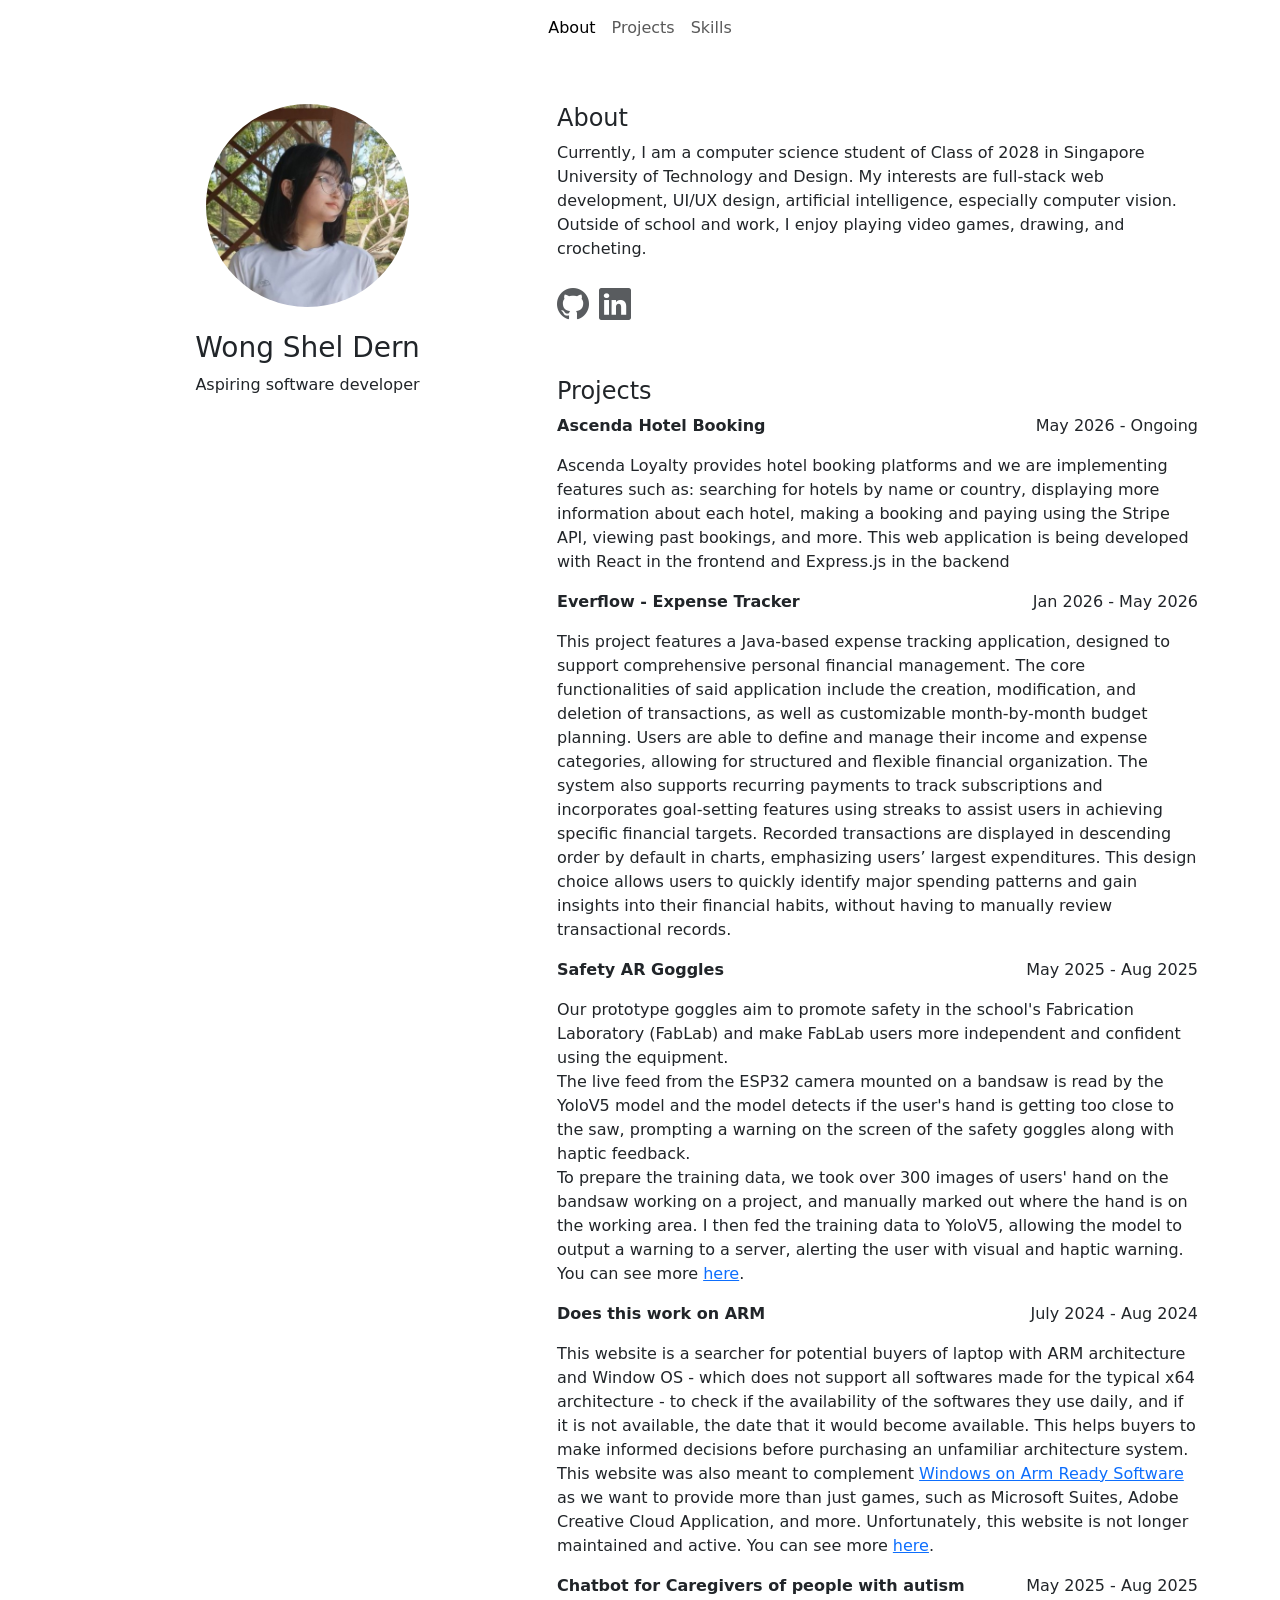
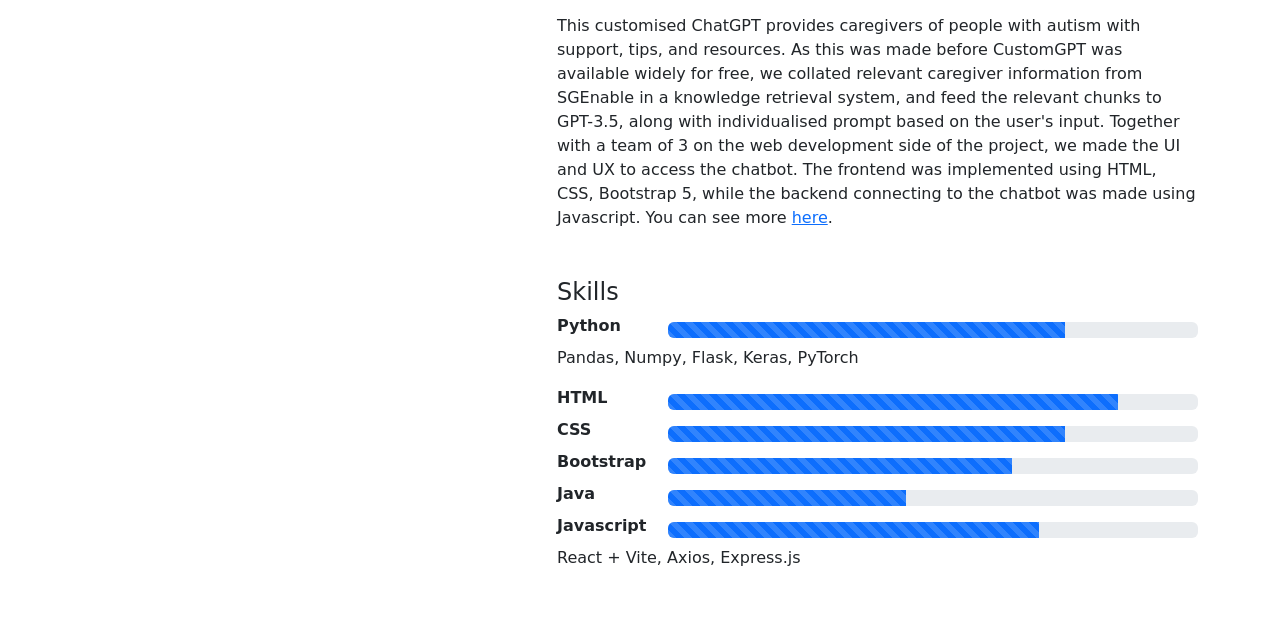
<file: index.html>
<!doctype html>
<html lang="en">

<head>
    <meta charset="utf-8">
    <meta name="viewport" content="width=device-width, initial-scale=1">
    <title>Shel Dern's portfolio</title>
    <link href="https://cdn.jsdelivr.net/npm/bootstrap@5.3.8/dist/css/bootstrap.min.css" rel="stylesheet"
        integrity="sha384-sRIl4kxILFvY47J16cr9ZwB07vP4J8+LH7qKQnuqkuIAvNWLzeN8tE5YBujZqJLB" crossorigin="anonymous">
    <link rel="stylesheet" href="https://cdn.jsdelivr.net/npm/bootstrap-icons@1.13.1/font/bootstrap-icons.min.css">
    <link href="main.css" rel="stylesheet">
</head>

<body class="container">
    <nav class="navbar navbar-expand-lg">
        <div class="container-fluid">
            <button class="navbar-toggler" type="button" data-bs-toggle="collapse" data-bs-target="#navbarNavAltMarkup"
                aria-controls="navbarNavAltMarkup" aria-expanded="false" aria-label="Toggle navigation">
                <span class="navbar-toggler-icon"></span>
            </button>
            <div class="collapse navbar-collapse justify-content-center" id="navbarNavAltMarkup">
                <div class="navbar-nav">
                    <a class="nav-link active" aria-current="page" href="#About">About</a>
                    <a class="nav-link" href="#Projects">Projects</a>
                    <a class="nav-link" href="#Skills">Skills</a>
                </div>
            </div>
        </div>
    </nav>
    <div class="row mt-5">
        <div class="col-lg-5 col-sm-12 text-center">
            <img src="image/port_pic.jpg" class="rounded-circle" id="profile-pic" />
            <h3 class="pt-4">Wong Shel Dern</h3>
            <p>Aspiring software developer</p>
        </div>
        <div class="col-lg-7 col-sm-12">
            <div class="mb-5" id="About">
                <h4 class="h4">About</h4>
                <p>
                    Currently, I am a computer science student of Class of 2028 in Singapore University of Technology
                    and Design.
                    My interests are full-stack web development, UI/UX design, artificial intelligence, especially
                    computer vision.
                    Outside of school and work, I enjoy playing video games, drawing, and crocheting.
                <div class="pt-1 fs-2">
                    <a class="text-muted" href="https://github.com/shellelelel" target="_blank"><i
                            class="bi bi-github"></i></a>
                    <a class="text-muted" href="https://www.linkedin.com/in/shel-dern-wong" target="_blank"><i
                            class="bi bi-linkedin"></i></a>
                </div>
                </p>
            </div>
            <div class="mb-5" id="Projects">
                <h4 class="h4">Projects</h4>
                <div class="d-flex justify-content-between">
                    <p class="fw-bold mb-0" data-bs-toggle="modal" data-bs-target="#hotelModal"
                        style="cursor: pointer;">
                        Ascenda Hotel Booking
                    </p>
                    <p>May 2026 - Ongoing</p>
                </div>
                <p>
                    Ascenda Loyalty provides hotel booking platforms and we are implementing features such as:
                    searching for hotels by name or country,
                    displaying more information about each hotel,
                    making a booking and paying using the Stripe API,
                    viewing past bookings, and more. This web application is being developed with React in the frontend
                    and Express.js in the backend
                </p>
                <div class="d-flex justify-content-between">
                    <p class="fw-bold mb-0" data-bs-toggle="modal" data-bs-target="#everflowModal"
                        style="cursor: pointer;">
                        Everflow - Expense Tracker
                    </p>
                    <p>Jan 2026 - May 2026</p>
                </div>
                <p>
                    This project features a Java-based expense tracking application, designed to support comprehensive
                    personal financial management. The core functionalities of said application include the creation,
                    modification, and deletion of transactions, as well as customizable month-by-month budget planning.
                    Users are able to define and manage their income and expense categories, allowing for structured and
                    flexible financial organization. The system also supports recurring payments to track subscriptions
                    and incorporates goal-setting features using streaks to assist users in achieving specific financial
                    targets.
                    Recorded transactions are displayed in descending order by default in charts, emphasizing users’
                    largest expenditures. This design choice allows users to quickly identify major spending patterns
                    and gain insights into their financial habits, without having to manually review transactional
                    records.
                </p>
                <div class="d-flex justify-content-between">
                    <p class="fw-bold mb-0" data-bs-toggle="modal" data-bs-target="#gogglesModal"
                        style="cursor: pointer;">
                        Safety AR Goggles
                    </p>
                    <p>May 2025 - Aug 2025</p>
                </div>
                <p>
                    Our prototype goggles aim to promote safety in the school's Fabrication Laboratory (FabLab) and
                    make FabLab users more independent and confident using the equipment. <br>
                    The live feed from the ESP32 camera mounted on a bandsaw is read by the YoloV5 model and the model
                    detects if the user's hand
                    is getting too close to the saw, prompting a warning on the screen of the safety goggles along with
                    haptic feedback. <br>
                    To prepare the training data, we took over 300 images of users' hand on the bandsaw working on a
                    project,
                    and manually marked out where the hand is on the working area. I then fed the training data
                    to YoloV5, allowing the model to output a warning to a server, alerting the user with visual and
                    haptic warning.
                    You can see more <a href="https://github.com/shellelelel/DTI-2025/tree/model/yolov5">here</a>.

                </p>
                <div class="d-flex justify-content-between">
                    <p class="fw-bold mb-0" data-bs-toggle="modal" data-bs-target="#armModal" style="cursor: pointer;">
                        Does this work on ARM
                    </p>
                    <p>July 2024 - Aug 2024</p>
                </div>
                <p>
                    This website is a searcher for potential buyers of laptop with ARM architecture and Window OS -
                    which does not support all softwares made for the typical x64 architecture - to check
                    if the availability of the softwares they use daily, and if it is not available, the date that it
                    would become available. This helps buyers to make informed decisions before
                    purchasing an unfamiliar architecture system. This website was also meant to complement <a
                        href="https://www.worksonwoa.com/en/games/">Windows on Arm Ready Software</a>
                    as we want to provide more than just games, such as Microsoft Suites, Adobe Creative Cloud
                    Application, and more. Unfortunately, this website is not longer maintained and active.
                    You can see more <a href="https://github.com/shellelelel/windowsarmchecker-frontend.git">here</a>.
                </p>
                <div class="d-flex justify-content-between">
                    <p class="fw-bold mb-0" data-bs-toggle="modal" data-bs-target="#chatbotModal">
                        Chatbot for Caregivers of people with autism
                    </p>
                    <p>May 2025 - Aug 2025</p>
                </div>
                <p>
                    This customised ChatGPT provides caregivers of people with autism with support, tips, and resources.
                    As this was made before CustomGPT was available widely for free, we
                    collated relevant caregiver information from SGEnable in a knowledge retrieval system, and feed the
                    relevant chunks to GPT-3.5, along with individualised prompt based on the user's
                    input. Together with a team of 3 on the web development side of the project, we made the UI and UX
                    to access the chatbot. The frontend was implemented using HTML, CSS, Bootstrap 5,
                    while the backend connecting to the chatbot was made using Javascript.
                    You can see more <a href="https://github.com/shellelelel/fyp-group-3A61" target="_blank">here</a>.
                </p>
            </div>
            <div class="mb-5" id="Skills">
                <h4>Skills</h4>
                <div class="row mb-sm-2">
                    <p class="fw-bold col-sm-12 col-lg-2 m-sm-0">Python</p>
                    <div class="col-lg-10 col-sm-12 pt-lg-2">
                        <div class="progress " role="progressbar" aria-label="Basic example" aria-valuenow="75"
                            aria-valuemin="0" aria-valuemax="100">
                            <div class="progress-bar progress-bar-striped progress-bar-animated" style="width: 75%">
                            </div>
                        </div>
                    </div>
                </div>
                <p>Pandas, Numpy, Flask, Keras, PyTorch</p>
                <div class="row mb-sm-2">
                    <p class="fw-bold col-sm-12 col-lg-2 m-sm-0">HTML</p>
                    <div class="col-lg-10 col-sm-12 pt-lg-2">
                        <div class="progress " role="progressbar" aria-label="Basic example" aria-valuenow="85"
                            aria-valuemin="0" aria-valuemax="100">
                            <div class="progress-bar progress-bar-striped progress-bar-animated" style="width: 85%">
                            </div>
                        </div>
                    </div>
                </div>
                <div class="row mb-sm-2">
                    <p class="fw-bold col-sm-12 col-lg-2 m-sm-0">CSS</p>
                    <div class="col-lg-10 col-sm-12 pt-lg-2">
                        <div class="progress " role="progressbar" aria-label="Basic example" aria-valuenow="75"
                            aria-valuemin="0" aria-valuemax="100">
                            <div class="progress-bar progress-bar-striped progress-bar-animated" style="width: 75%">
                            </div>
                        </div>
                    </div>
                </div>
                <div class="row mb-sm-2">
                    <p class="fw-bold col-sm-12 col-lg-2 m-sm-0">Bootstrap</p>
                    <div class="col-lg-10 col-sm-12 pt-lg-2">
                        <div class="progress " role="progressbar" aria-label="Basic example" aria-valuenow="65"
                            aria-valuemin="0" aria-valuemax="100">
                            <div class="progress-bar progress-bar-striped progress-bar-animated" style="width: 65%">
                            </div>
                        </div>
                    </div>
                </div>
                <div class="row mb-sm-2">
                    <p class="fw-bold col-sm-12 col-lg-2 m-sm-0">Java</p>
                    <div class="col-lg-10 col-sm-12 pt-lg-2">
                        <div class="progress " role="progressbar" aria-label="Basic example" aria-valuenow="45"
                            aria-valuemin="0" aria-valuemax="100">
                            <div class="progress-bar progress-bar-striped progress-bar-animated" style="width: 45%">
                            </div>
                        </div>
                    </div>
                </div>
                <div class="row mb-sm-2">
                    <p class="fw-bold col-sm-12 col-lg-2 m-sm-0">Javascript</p>
                    <div class="col-lg-10 col-sm-12 pt-lg-2">
                        <div class="progress " role="progressbar" aria-label="Basic example" aria-valuenow="70"
                            aria-valuemin="0" aria-valuemax="100">
                            <div class="progress-bar progress-bar-striped progress-bar-animated" style="width: 70%">
                            </div>
                        </div>
                    </div>
                </div>
                <p>React + Vite, Axios, Express.js</p>

            </div>
        </div>
    </div>

    <div class="modal modal-xl" id="gogglesModal" tabindex="-1" aria-labelledby="gogglesModalLabel" aria-hidden="true">
        <div class="modal-dialog modal-dialog-scrollable">
            <div class="modal-content">
                <div class="modal-header">
                    <p class="modal-title">Safety AR Goggles</p>
                    <button type="button" class="btn-close" data-bs-dismiss="modal" aria-label="Close"></button>
                </div>
                <div class="modal-body">
                    <h3>Problem Statement</h3>
                    <p>How can we make the Fabrication Laboratory safer and more independent for users to operate
                        equipment?</p>
                    <div id="dtiCarousel" class="carousel slide carousel-dark">
                        <div class="carousel-inner">
                            <div class="carousel-item active">
                                <img src="image/dti/dticriticalimg.png" class="d-block w-100"
                                    alt="Critical image of the Safety Goggles">
                            </div>
                            <div class="carousel-item">
                                <img src="image/dti/dti.png" class="d-block w-100" alt="Overview of project">
                            </div>
                            <div class="carousel-item">
                                <img src="image/dti/dti_irl.jpg" class="d-block w-100"
                                    alt="Our project showcased in the school's library">
                            </div>
                        </div>
                        <button class="carousel-control-prev" type="button" data-bs-target="#dtiCarousel"
                            data-bs-slide="prev">
                            <span class="carousel-control-prev-icon" aria-hidden="true"></span>
                            <span class="visually-hidden">Previous</span>
                        </button>
                        <button class="carousel-control-next" type="button" data-bs-target="#dtiCarousel"
                            data-bs-slide="next">
                            <span class="carousel-control-next-icon" aria-hidden="true"></span>
                            <span class="visually-hidden">Next</span>
                        </button>
                    </div>
                    <h3>Project Background</h3>
                    <p>This project was developed to promote safety in the school's Fabrication Laboratory (FabLab) and
                        make FabLab users more independent and confident using the equipment.
                        The prototype goggles utilize computer vision to detect hazardous situations in real-time and
                        alert users immediately.</p>
                    <h3>Tech Stack</h3>
                    <p>Hardware: ESP32 camera</p>
                    <p>Machine Learning: YoloV5 for object detection</p>
                    <p>Alert System: Visual and haptic feedback</p>
                    <h3>How It Works</h3>
                    <p>The live feed from the ESP32 camera mounted on a bandsaw is read by the YoloV5 model. The model
                        detects if the user's hand
                        is getting too close to the saw, prompting a warning on the screen of the safety goggles along
                        with haptic feedback behind the ears.</p>
                    <h3>Development Process</h3>
                    <ul>
                        <li>Collected over 300 images of users' hands on the bandsaw working on projects</li>
                        <li>Manually annotated images to mark hand locations on the working area</li>
                        <li>Trained YoloV5 model with the annotated dataset</li>
                        <li>Integrated model output with server to alert users with visual and haptic warnings</li>
                    </ul>
                    <p>You can see more <a href="https://github.com/shellelelel/DTI-2025/tree/model/yolov5"
                            target="_blank">here</a>.</p>
                </div>
            </div>
        </div>
    </div>

    <div class="modal modal-xl" id="armModal" tabindex="-1" aria-labelledby="armModalLabel" aria-hidden="true">
        <div class="modal-dialog modal-dialog-scrollable">
            <div class="modal-content">
                <div class="modal-header">
                    <p class="modal-title" id="armModalLabel">Does this work on ARM</p>
                    <button type="button" class="btn-close" data-bs-dismiss="modal" aria-label="Close"></button>
                </div>
                <div class="modal-body">
                    <h3>Problem Statement</h3>
                    <p>How can buyers of ARM-based Windows laptops determine software compatibility before making a
                        purchase?</p>
                    <h3>Project Background</h3>
                    <p>This website is a searcher for potential buyers of laptops with ARM architecture and Windows OS.
                        ARM-based Windows devices don't support all software made for the typical x64 architecture,
                        which can be a significant barrier to adoption. This tool helps buyers check the availability of
                        the software they use daily and find out when unavailable software will become available.</p>
                    <h3>Purpose</h3>
                    <p>This project was designed to complement <a href="https://www.worksonwoa.com/en/games/"
                            target="_blank">Windows on Arm Ready Software</a>. While that site had initially focused
                        primarily on games,
                        this project aimed to provide more comprehensive coverage including Microsoft Suites, Adobe
                        Creative Cloud applications, and more.</p>
                    <h3>Tech Stack</h3>
                    <p>Frontend: HTML, CSS, JavaScript</p>
                    <p>Backend: Python to read the Excel sheet containing list of applications</p>
                    <h3>Status</h3>
                    <p>Currently, this website's development has ceased as the original site has expanded to showcase
                        more software categories.
                        However, it served as a valuable resource during the early adoption phase of ARM-based Windows
                        laptops.</p>
                    <p>You can see more <a href="https://github.com/shellelelel/windowsarmchecker-frontend.git"
                            target="_blank">here</a>.</p>
                </div>
            </div>
        </div>
    </div>

    <div class="modal modal-xl" id="hotelModal" tabindex="-1" aria-labelledby="hotelModalLabel" aria-hidden="true">
        <div class="modal-dialog modal-dialog-scrollable">
            <div class="modal-content">
                <div class="modal-header">
                    <p class="modal-title" id="hotelModalLabel">Ascenda Hotel Booking</p>
                    <button type="button" class="btn-close" data-bs-dismiss="modal" aria-label="Close"></button>
                </div>
                <div class="modal-body">
                    <h3>Problem Statement</h3>
                    <p>How can Ascenda Loyalty provide a fast and intuitive hotel booking experience with search,
                        booking, and payment features?</p>
                    <h3>Project Background</h3>
                    <p>This project is part of the Ascenda Loyalty platform. It allows users to search for hotels, view
                        details, make bookings, and pay with Stripe. The goal is to create a full-featured hotel booking
                        web application that supports hotel discovery and reservation management.</p>
                    <h3>Features</h3>
                    <ul>
                        <li>Search for hotels by name or country</li>
                        <li>Display hotel details and available room options</li>
                        <li>Book hotels and complete payments using Stripe</li>
                        <li>View past bookings and manage reservations</li>
                    </ul>
                    <h3>Tech Stack</h3>
                    <p>Frontend: React with Vite</p>
                    <p>Backend: Express.js</p>
                    <p>Payments: Stripe API</p>
                    <h3>Status</h3>
                    <p>The application is currently under development and continues to receive new features that improve
                        hotel search, booking flow, and payment handling.</p>
                </div>
            </div>
        </div>
    </div>

    <div class="modal modal-xl" id="everflowModal" tabindex="-1" aria-labelledby="everflowModalLabel" aria-hidden="true">
        <div class="modal-dialog modal-dialog-scrollable">
            <div class="modal-content">
                <div class="modal-header">
                    <p class="modal-title" id="everflowModalLabel">Everflow - Expense Tracker</p>
                    <button type="button" class="btn-close" data-bs-dismiss="modal" aria-label="Close"></button>
                </div>
                <div class="modal-body">
                    <h3>Problem Statement</h3>
                    <p>How can users better understand and manage their personal finances with intuitive transaction tracking and budget planning?</p>
                    <div id="everflowCarousel" class="carousel slide carousel-dark">
                        <div class="carousel-inner">
                            <div class="carousel-item active">
                                <img src="image/infosys/infosysposter.png" class="d-block w-100"
                                    alt="Everflow Poster">
                            </div>
                            <div class="carousel-item">
                                <img src="image/infosys/homepage.png" class="d-block w-100" alt="Homepage">
                            </div>
                            <div class="carousel-item">
                                <img src="image/infosys/addtrans.png" class="d-block w-100"
                                    alt="Add Transaction">
                            </div>
                            <div class="carousel-item">
                                <img src="image/infosys/charts.png" class="d-block w-100"
                                    alt="Charts and Analytics">
                            </div>
                            <div class="carousel-item">
                                <img src="image/infosys/budget.png" class="d-block w-100"
                                    alt="Budget Planning">
                            </div>
                            <div class="carousel-item">
                                <img src="image/infosys/Category.png" class="d-block w-100"
                                    alt="Category Management">
                            </div>
                            <div class="carousel-item">
                                <img src="image/infosys/recur.png" class="d-block w-100"
                                    alt="Recurring Payments">
                            </div>
                            <div class="carousel-item">
                                <img src="image/infosys/streaks.png" class="d-block w-100"
                                    alt="Goal Streaks">
                            </div>
                            <div class="carousel-item">
                                <img src="image/infosys/search.png" class="d-block w-100"
                                    alt="Search Feature">
                            </div>
                        </div>
                        <button class="carousel-control-prev" type="button" data-bs-target="#everflowCarousel"
                            data-bs-slide="prev">
                            <span class="carousel-control-prev-icon" aria-hidden="true"></span>
                            <span class="visually-hidden">Previous</span>
                        </button>
                        <button class="carousel-control-next" type="button" data-bs-target="#everflowCarousel"
                            data-bs-slide="next">
                            <span class="carousel-control-next-icon" aria-hidden="true"></span>
                            <span class="visually-hidden">Next</span>
                        </button>
                    </div>
                    <h3>Project Background</h3>
                    <p>Everflow is a comprehensive Java-based expense tracking application designed to support personal financial management. The application empowers users to take control of their finances through intuitive transaction management and flexible budget planning.</p>
                    <h3>Key Features</h3>
                    <ul>
                        <li>Create, modify, and delete transactions with ease</li>
                        <li>Customizable month-by-month budget planning</li>
                        <li>Define and manage income and expense categories</li>
                        <li>Recurring payment tracking for subscriptions</li>
                        <li>Goal-setting features with streak tracking</li>
                        <li>Visual charts displaying expenses in descending order to highlight spending patterns</li>
                    </ul>
                    <h3>Tech Stack</h3>
                    <p>This application was developed with pure Java, XML, and an external chart library. As the primary goal of this project is to learn Java, common Android application development frameworks were not used.</p>
                    <h3>Design Philosophy</h3>
                    <p>Recorded transactions are displayed in descending order by default in charts, emphasizing users' largest expenditures. This design choice allows users to quickly identify major spending patterns and gain insights into their financial habits without having to manually review transactional records.</p>
                </div>
            </div>
        </div>
    </div>

    <div class="modal modal-xl" id="chatbotModal" tabindex="-1" aria-labelledby="gogglesModalLabel" aria-hidden="true">
        <div class="modal-dialog modal-dialog-scrollable">
            <div class="modal-content">
                <div class="modal-header">
                    <p class="modal-title">Chatbot for Caregivers of people with autism</p>
                    <button type="button" class="btn-close" data-bs-dismiss="modal" aria-label="Close"></button>
                </div>
                <div class="modal-body">
                    <h3>Problem Statement</h3>
                    <p>How can we provide caregivers of people with disability with a one-stop centre for information on
                        caring for themselves and their patient or kin?</p>
                    <img src="image/chatbotui.png" class="demo-pic" />
                    <h3>Project Background</h3>
                    <p>For my final year project in polytechnic, my group collaborated with SG Enable to create a
                        chatbot to assist caregivers of individuals with autism<br>
                        Despite its name, all is welcomed to use the chatbot to learn more about providing care to
                        people with autism or demystify autism. The main goal of
                        this chatbot is to help caregivers retrieve information needed for their patient quickly.
                        Without this chatbot, caregivers have to navigate the Enabling Guide by SG Enable,
                        which is comprehensive but can be troublesome to navigate if the user did not know where to look
                    </p>
                    <h3>Tech Stack</h3>
                    <p>Frontend: Vanilla JS, HTML, CSS, Bootstrap 5</p>
                    <p>Backend: Express.js</p>
                    <p>Chatbot: Python</p>
                    <h3>More about the project</h3>
                    <p>Beyond the chatting interface, the website includes:</p>
                    <ul>
                        <li>Calendar for task tracking for busy caretakers</li>
                        <li>Collection of user saved chatbot responses</li>
                        <li>Speech to text for input</li>
                        <li>Rating of responses + feedback channel</li>
                        <li>Editing of query + pagination of response versions</li>
                    </ul>
                </div>
            </div>
        </div>
    </div>

    <script src="https://cdn.jsdelivr.net/npm/bootstrap@5.3.8/dist/js/bootstrap.min.js"
        integrity="sha384-G/EV+4j2dNv+tEPo3++6LCgdCROaejBqfUeNjuKAiuXbjrxilcCdDz6ZAVfHWe1Y"
        crossorigin="anonymous"></script>
</body>

</html>
</file>
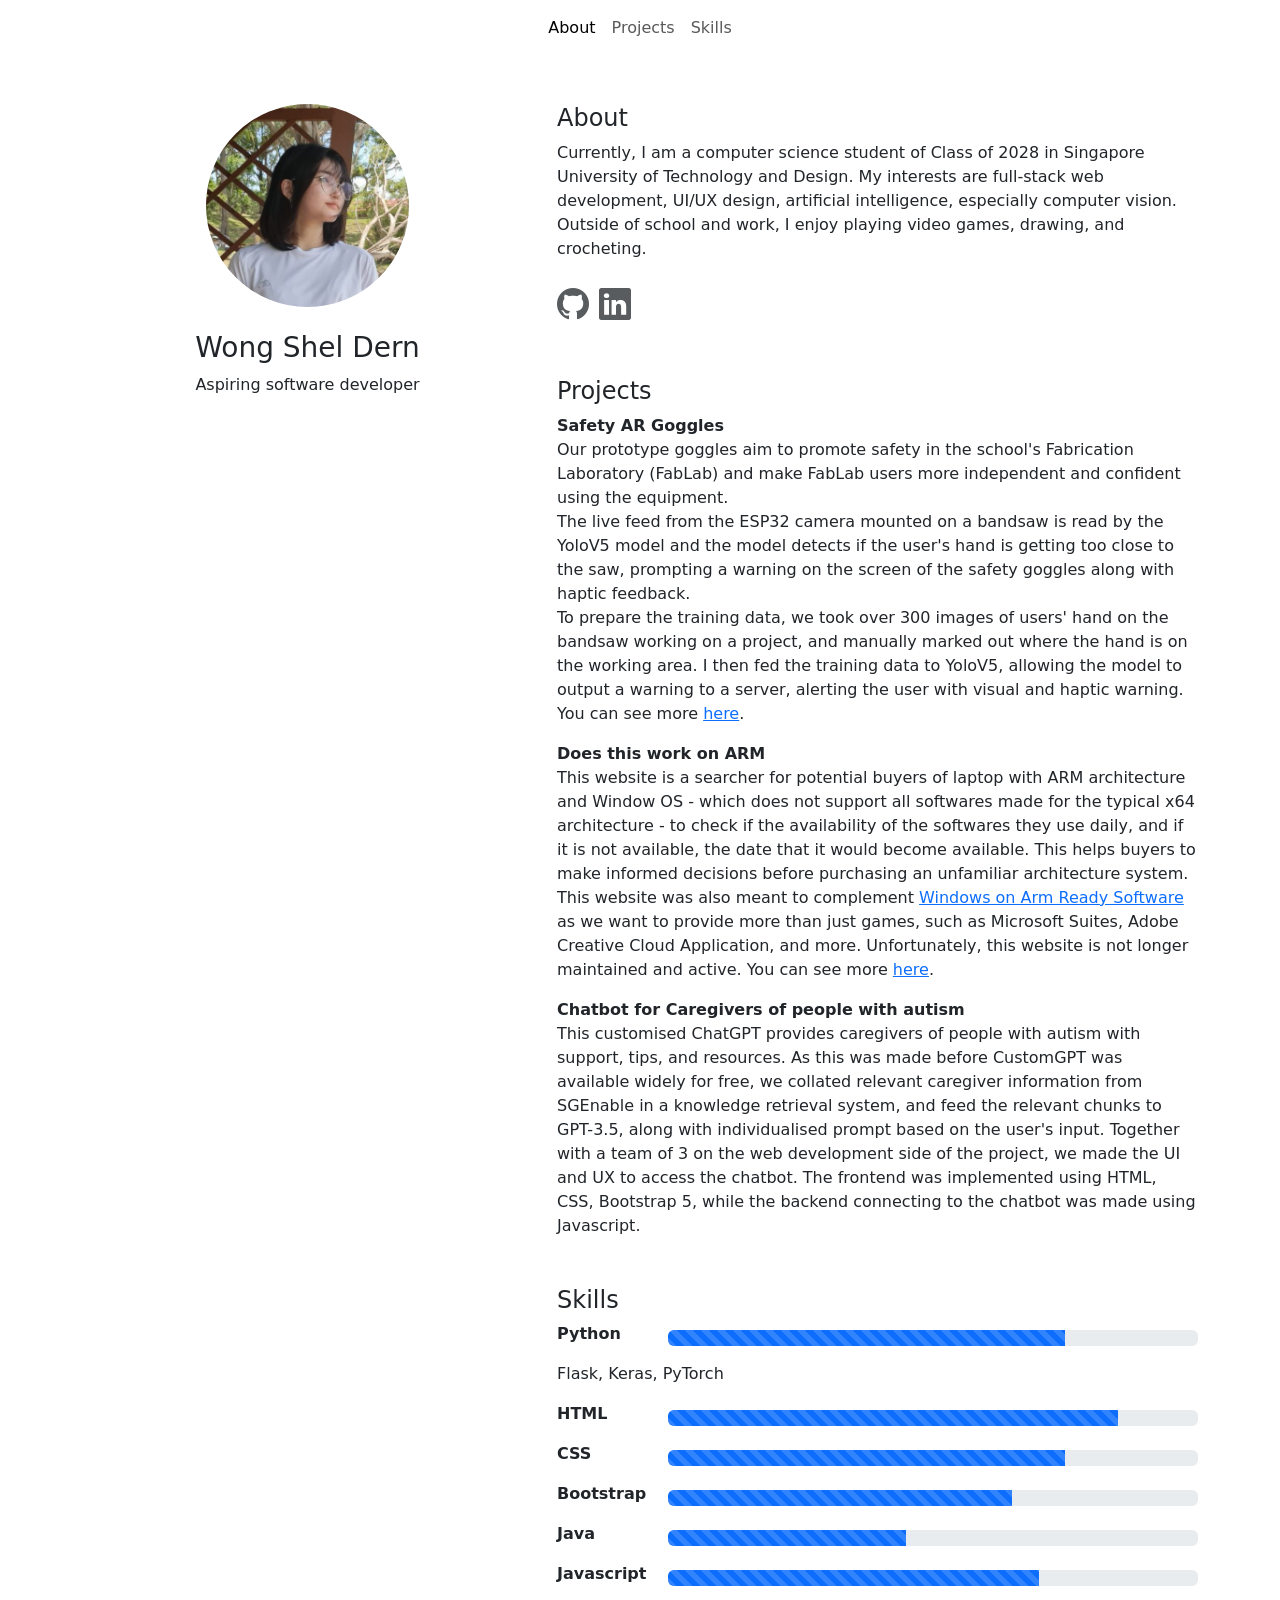
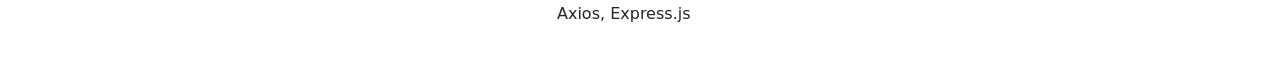
<file: main/index.html>
<!doctype html>
<html lang="en">
  <head>
    <meta charset="utf-8">
    <meta name="viewport" content="width=device-width, initial-scale=1">
    <title>Shel Dern's portfolio</title>
    <link href="https://cdn.jsdelivr.net/npm/bootstrap@5.3.8/dist/css/bootstrap.min.css" rel="stylesheet" integrity="sha384-sRIl4kxILFvY47J16cr9ZwB07vP4J8+LH7qKQnuqkuIAvNWLzeN8tE5YBujZqJLB" crossorigin="anonymous">
    <link rel="stylesheet" href="https://cdn.jsdelivr.net/npm/bootstrap-icons@1.13.1/font/bootstrap-icons.min.css">
    <link href="main.css" rel="stylesheet">
</head>
  <body class="container">
    <nav class="navbar navbar-expand-lg">
        <div class="container-fluid">
            <button class="navbar-toggler" type="button" data-bs-toggle="collapse" data-bs-target="#navbarNavAltMarkup" aria-controls="navbarNavAltMarkup" aria-expanded="false" aria-label="Toggle navigation">
                <span class="navbar-toggler-icon"></span>
            </button>
            <div class="collapse navbar-collapse justify-content-center" id="navbarNavAltMarkup">
                <div class="navbar-nav">
                    <a class="nav-link active" aria-current="page" href="#About">About</a>
                    <a class="nav-link" href="#Projects">Projects</a>
                    <a class="nav-link" href="#Skills">Skills</a>
                </div>
            </div>
        </div>
    </nav>
    <div class="row mt-5">
        <div class="col-5 text-center">        
            <img src="image/port_pic.jpg" class="rounded-circle" id="profile-pic"/>
            <h3 class="pt-4">Wong Shel Dern</h3>
            <p>Aspiring software developer</p>
        </div>
        <div class="col-7">
            <div class="mb-5" id="About">
                <h4 class="h4">About</h4>
                <p>
                    Currently, I am a computer science student of Class of 2028 in Singapore University of Technology and Design. 
                    My interests are full-stack web development, UI/UX design, artificial intelligence, especially computer vision.
                    Outside of school and work, I enjoy playing video games, drawing, and crocheting.
                    <div class="pt-1 fs-2">
                        <a class="text-muted" href="https://github.com/shellelelel" target="_blank"><i class="bi bi-github"></i></a> 
                        <a class="text-muted" href="https://www.linkedin.com/in/shel-dern-wong" target="_blank"><i class="bi bi-linkedin"></i></a>
                    </div>
                </p> 
            </div>
            <div class="mb-5" id="Projects">
                <h4 class="h4">Projects</h4>
                <p class="fw-bold mb-0">Safety AR Goggles</p>
                <p>
                    Our prototype goggles aim to promote safety in the school's Fabrication Laboratory (FabLab) and 
                    make FabLab users more independent and confident using the equipment. <br> 
                    The live feed from the ESP32 camera mounted on a bandsaw is read by the YoloV5 model and the model detects if the user's hand 
                    is getting too close to the saw, prompting a warning on the screen of the safety goggles along with haptic feedback. <br>
                    To prepare the training data, we took over 300 images of users' hand on the bandsaw working on a project, 
                    and manually marked out where the hand is on the working area. I then fed the training data 
                    to YoloV5, allowing the model to output a warning to a server, alerting the user with visual and haptic warning.
                    You can see more <a href="https://github.com/shellelelel/DTI-2025/tree/model/yolov5">here</a>.

                </p>
                <p class="fw-bold mb-0">Does this work on ARM</p>
                <p>
                    This website is a searcher for potential buyers of laptop with ARM architecture and Window OS - which does not support all softwares made for the typical x64 architecture - to check
                    if the availability of the softwares they use daily, and if it is not available, the date that it would become available. This helps buyers to make informed decisions before
                    purchasing an unfamiliar architecture system. This website was also meant to complement <a href="https://www.worksonwoa.com/en/games/">Windows on Arm Ready Software</a> 
                    as we want to provide more than just games, such as Microsoft Suites, Adobe Creative Cloud Application, and more. Unfortunately, this website is not longer maintained and active.
                    You can see more <a href="https://github.com/shellelelel/windowsarmchecker-frontend.git">here</a>.
                </p>

                <p class="fw-bold mb-0">Chatbot for Caregivers of people with autism</p>
                <p>
                    This customised ChatGPT provides caregivers of people with autism with support, tips, and resources. As this was made before CustomGPT was available widely for free, we
                    collated relevant caregiver information from SGEnable in a knowledge retrieval system, and feed the relevant chunks to GPT-3.5, along with individualised prompt based on the user's
                    input. Together with a team of 3 on the web development side of the project, we made the UI and UX to access the chatbot. The frontend was implemented using HTML, CSS, Bootstrap 5,
                    while the backend connecting to the chatbot was made using Javascript. 
                </p>
            </div>
            <div class="mb-5" id="Skills">
                <h4>Skills</h4>
                <div class="row">
                    <p class="fw-bold col-2">Python</p>
                    <div class="col-10 pt-2">
                        <div class="progress " role="progressbar" aria-label="Basic example" aria-valuenow="75" aria-valuemin="0" aria-valuemax="100">
                            <div class="progress-bar progress-bar-striped progress-bar-animated" style="width: 75%"></div>
                        </div>
                    </div>
                </div>
                <p>Flask, Keras, PyTorch</p>
                <div class="row">
                    <p class="fw-bold col-2">HTML</p>
                    <div class="col-10 pt-2">
                        <div class="progress " role="progressbar" aria-label="Basic example" aria-valuenow="85" aria-valuemin="0" aria-valuemax="100">
                            <div class="progress-bar progress-bar-striped progress-bar-animated" style="width: 85%"></div>
                        </div>
                    </div>
                </div>
                <div class="row">
                    <p class="fw-bold col-2">CSS</p>
                    <div class="col-10 pt-2">
                        <div class="progress " role="progressbar" aria-label="Basic example" aria-valuenow="75" aria-valuemin="0" aria-valuemax="100">
                            <div class="progress-bar progress-bar-striped progress-bar-animated" style="width: 75%"></div>
                        </div>
                    </div>
                </div>
                <div class="row">
                    <p class="fw-bold col-2">Bootstrap</p>
                    <div class="col-10 pt-2">
                        <div class="progress " role="progressbar" aria-label="Basic example" aria-valuenow="65" aria-valuemin="0" aria-valuemax="100">
                            <div class="progress-bar progress-bar-striped progress-bar-animated" style="width: 65%"></div>
                        </div>
                    </div>
                </div>
                <div class="row">
                    <p class="fw-bold col-2">Java</p>
                    <div class="col-10 pt-2">
                        <div class="progress " role="progressbar" aria-label="Basic example" aria-valuenow="45" aria-valuemin="0" aria-valuemax="100">
                            <div class="progress-bar progress-bar-striped progress-bar-animated" style="width: 45%"></div>
                        </div>
                    </div>
                </div>
                <div class="row">
                    <p class="fw-bold col-2">Javascript</p>
                    <div class="col-10 pt-2">
                        <div class="progress " role="progressbar" aria-label="Basic example" aria-valuenow="70" aria-valuemin="0" aria-valuemax="100">
                            <div class="progress-bar progress-bar-striped progress-bar-animated" style="width: 70%"></div>
                        </div>
                    </div>
                </div>
                <p>Axios, Express.js</p>
            
            </div>
        </div>
    </div>
    <script src="https://cdn.jsdelivr.net/npm/bootstrap@5.3.8/dist/js/bootstrap.min.js" integrity="sha384-G/EV+4j2dNv+tEPo3++6LCgdCROaejBqfUeNjuKAiuXbjrxilcCdDz6ZAVfHWe1Y" crossorigin="anonymous"></script>  
</body>
</html>
</file>
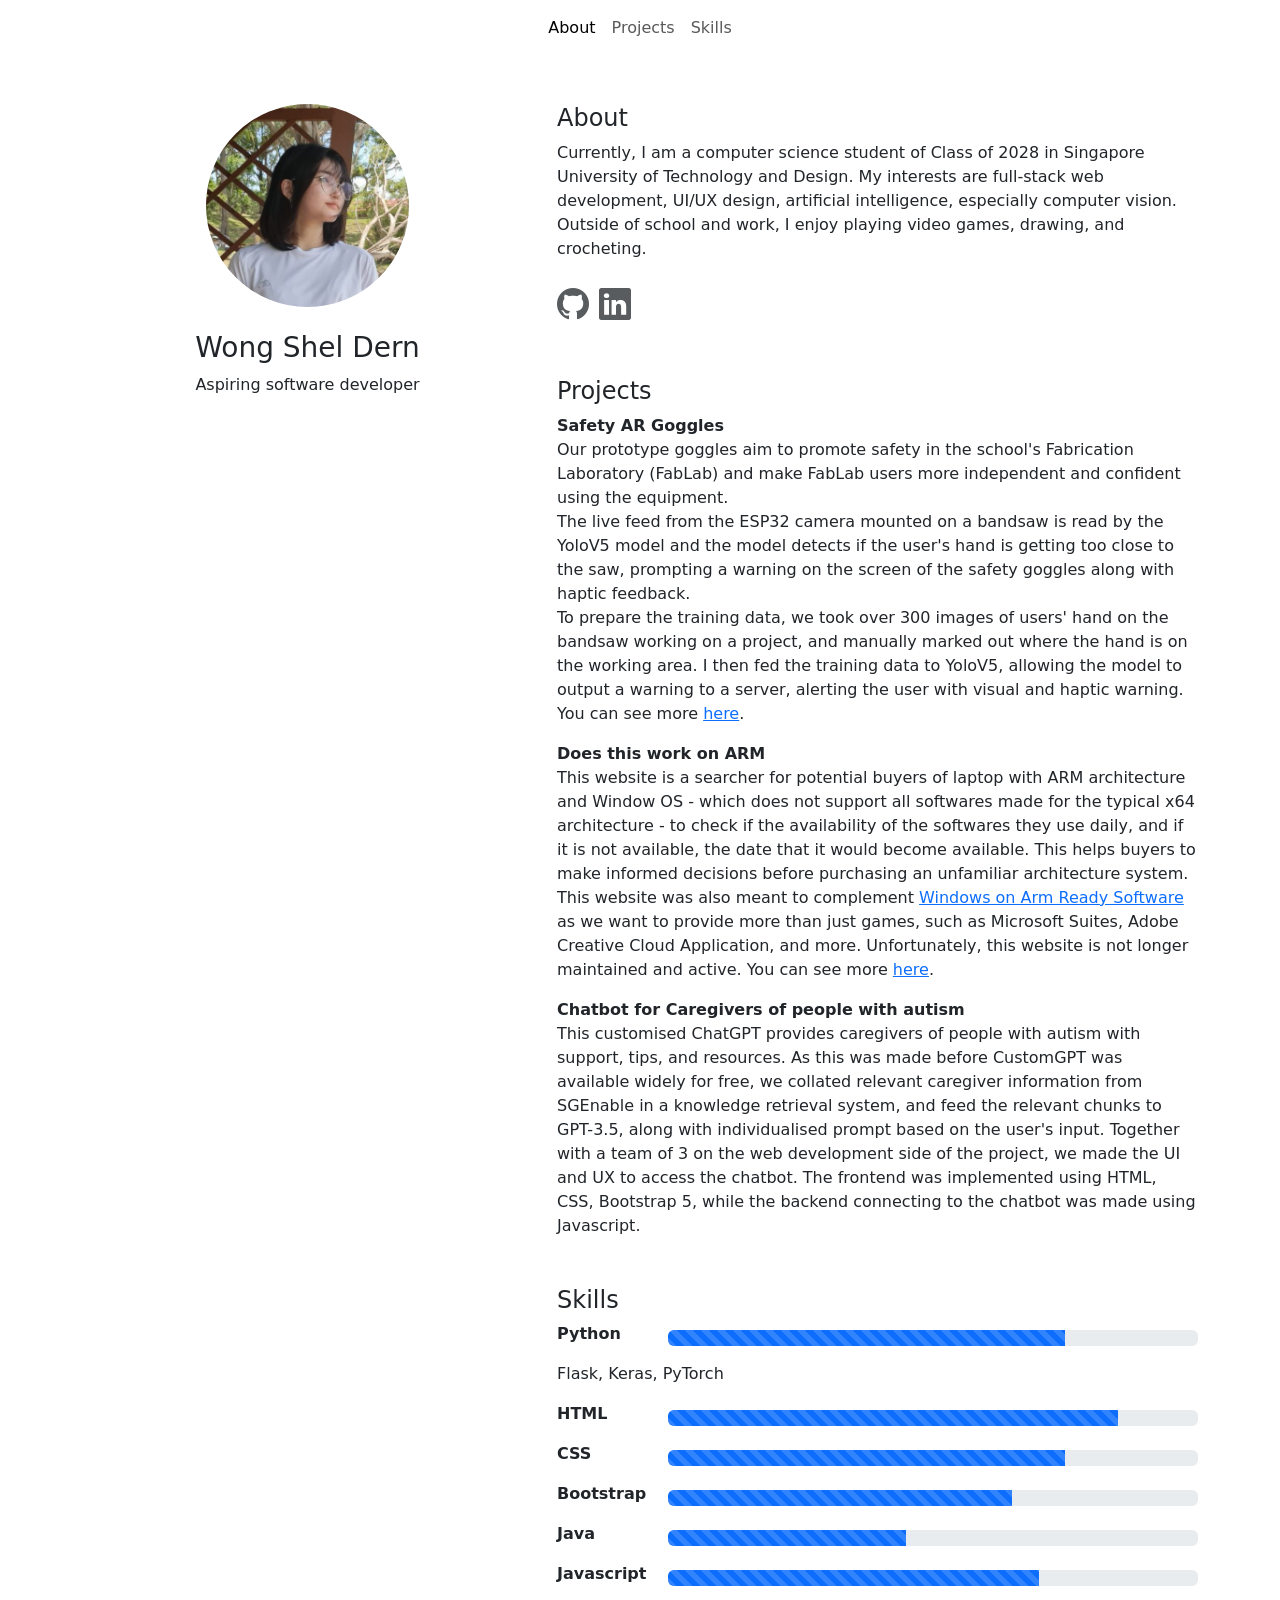
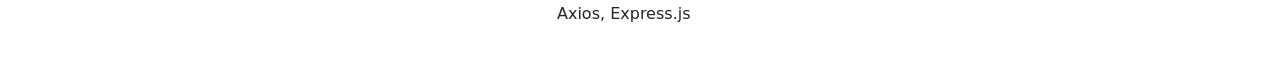
<file: main/pages/index.html>
<!doctype html>
<html lang="en">
  <head>
    <meta charset="utf-8">
    <meta name="viewport" content="width=device-width, initial-scale=1">
    <title>Shel Dern's portfolio</title>
    <link href="https://cdn.jsdelivr.net/npm/bootstrap@5.3.8/dist/css/bootstrap.min.css" rel="stylesheet" integrity="sha384-sRIl4kxILFvY47J16cr9ZwB07vP4J8+LH7qKQnuqkuIAvNWLzeN8tE5YBujZqJLB" crossorigin="anonymous">
    <link rel="stylesheet" href="https://cdn.jsdelivr.net/npm/bootstrap-icons@1.13.1/font/bootstrap-icons.min.css">
    <link href="../css/main.css" rel="stylesheet">
</head>
  <body class="container">
    <nav class="navbar navbar-expand-lg">
        <div class="container-fluid">
            <button class="navbar-toggler" type="button" data-bs-toggle="collapse" data-bs-target="#navbarNavAltMarkup" aria-controls="navbarNavAltMarkup" aria-expanded="false" aria-label="Toggle navigation">
                <span class="navbar-toggler-icon"></span>
            </button>
            <div class="collapse navbar-collapse justify-content-center" id="navbarNavAltMarkup">
                <div class="navbar-nav">
                    <a class="nav-link active" aria-current="page" href="#About">About</a>
                    <a class="nav-link" href="#Projects">Projects</a>
                    <a class="nav-link" href="#Skills">Skills</a>
                </div>
            </div>
        </div>
    </nav>
    <div class="row mt-5">
        <div class="col-5 text-center">        
            <img src="../image/port_pic.jpg" class="rounded-circle" id="profile-pic"/>
            <h3 class="pt-4">Wong Shel Dern</h3>
            <p>Aspiring software developer</p>
        </div>
        <div class="col-7">
            <div class="mb-5" id="About">
                <h4 class="h4">About</h4>
                <p>
                    Currently, I am a computer science student of Class of 2028 in Singapore University of Technology and Design. 
                    My interests are full-stack web development, UI/UX design, artificial intelligence, especially computer vision.
                    Outside of school and work, I enjoy playing video games, drawing, and crocheting.
                    <div class="pt-1 fs-2">
                        <a class="text-muted" href="https://github.com/shellelelel" target="_blank"><i class="bi bi-github"></i></a> 
                        <a class="text-muted" href="https://www.linkedin.com/in/shel-dern-wong" target="_blank"><i class="bi bi-linkedin"></i></a>
                    </div>
                </p> 
            </div>
            <div class="mb-5" id="Projects">
                <h4 class="h4">Projects</h4>
                <p class="fw-bold mb-0">Safety AR Goggles</p>
                <p>
                    Our prototype goggles aim to promote safety in the school's Fabrication Laboratory (FabLab) and 
                    make FabLab users more independent and confident using the equipment. <br> 
                    The live feed from the ESP32 camera mounted on a bandsaw is read by the YoloV5 model and the model detects if the user's hand 
                    is getting too close to the saw, prompting a warning on the screen of the safety goggles along with haptic feedback. <br>
                    To prepare the training data, we took over 300 images of users' hand on the bandsaw working on a project, 
                    and manually marked out where the hand is on the working area. I then fed the training data 
                    to YoloV5, allowing the model to output a warning to a server, alerting the user with visual and haptic warning.
                    You can see more <a href="https://github.com/shellelelel/DTI-2025/tree/model/yolov5">here</a>.

                </p>
                <p class="fw-bold mb-0">Does this work on ARM</p>
                <p>
                    This website is a searcher for potential buyers of laptop with ARM architecture and Window OS - which does not support all softwares made for the typical x64 architecture - to check
                    if the availability of the softwares they use daily, and if it is not available, the date that it would become available. This helps buyers to make informed decisions before
                    purchasing an unfamiliar architecture system. This website was also meant to complement <a href="https://www.worksonwoa.com/en/games/">Windows on Arm Ready Software</a> 
                    as we want to provide more than just games, such as Microsoft Suites, Adobe Creative Cloud Application, and more. Unfortunately, this website is not longer maintained and active.
                    You can see more <a href="https://github.com/shellelelel/windowsarmchecker-frontend.git">here</a>.
                </p>

                <p class="fw-bold mb-0">Chatbot for Caregivers of people with autism</p>
                <p>
                    This customised ChatGPT provides caregivers of people with autism with support, tips, and resources. As this was made before CustomGPT was available widely for free, we
                    collated relevant caregiver information from SGEnable in a knowledge retrieval system, and feed the relevant chunks to GPT-3.5, along with individualised prompt based on the user's
                    input. Together with a team of 3 on the web development side of the project, we made the UI and UX to access the chatbot. The frontend was implemented using HTML, CSS, Bootstrap 5,
                    while the backend connecting to the chatbot was made using Javascript. 
                </p>
            </div>
            <div class="mb-5" id="Skills">
                <h4>Skills</h4>
                <div class="row">
                    <p class="fw-bold col-2">Python</p>
                    <div class="col-10 pt-2">
                        <div class="progress " role="progressbar" aria-label="Basic example" aria-valuenow="75" aria-valuemin="0" aria-valuemax="100">
                            <div class="progress-bar progress-bar-striped progress-bar-animated" style="width: 75%"></div>
                        </div>
                    </div>
                </div>
                <p>Flask, Keras, PyTorch</p>
                <div class="row">
                    <p class="fw-bold col-2">HTML</p>
                    <div class="col-10 pt-2">
                        <div class="progress " role="progressbar" aria-label="Basic example" aria-valuenow="85" aria-valuemin="0" aria-valuemax="100">
                            <div class="progress-bar progress-bar-striped progress-bar-animated" style="width: 85%"></div>
                        </div>
                    </div>
                </div>
                <div class="row">
                    <p class="fw-bold col-2">CSS</p>
                    <div class="col-10 pt-2">
                        <div class="progress " role="progressbar" aria-label="Basic example" aria-valuenow="75" aria-valuemin="0" aria-valuemax="100">
                            <div class="progress-bar progress-bar-striped progress-bar-animated" style="width: 75%"></div>
                        </div>
                    </div>
                </div>
                <div class="row">
                    <p class="fw-bold col-2">Bootstrap</p>
                    <div class="col-10 pt-2">
                        <div class="progress " role="progressbar" aria-label="Basic example" aria-valuenow="65" aria-valuemin="0" aria-valuemax="100">
                            <div class="progress-bar progress-bar-striped progress-bar-animated" style="width: 65%"></div>
                        </div>
                    </div>
                </div>
                <div class="row">
                    <p class="fw-bold col-2">Java</p>
                    <div class="col-10 pt-2">
                        <div class="progress " role="progressbar" aria-label="Basic example" aria-valuenow="45" aria-valuemin="0" aria-valuemax="100">
                            <div class="progress-bar progress-bar-striped progress-bar-animated" style="width: 45%"></div>
                        </div>
                    </div>
                </div>
                <div class="row">
                    <p class="fw-bold col-2">Javascript</p>
                    <div class="col-10 pt-2">
                        <div class="progress " role="progressbar" aria-label="Basic example" aria-valuenow="70" aria-valuemin="0" aria-valuemax="100">
                            <div class="progress-bar progress-bar-striped progress-bar-animated" style="width: 70%"></div>
                        </div>
                    </div>
                </div>
                <p>Axios, Express.js</p>
            
            </div>
        </div>
    </div>
    <script src="https://cdn.jsdelivr.net/npm/bootstrap@5.3.8/dist/js/bootstrap.min.js" integrity="sha384-G/EV+4j2dNv+tEPo3++6LCgdCROaejBqfUeNjuKAiuXbjrxilcCdDz6ZAVfHWe1Y" crossorigin="anonymous"></script>  
</body>
</html>
</file>
<file: main.css>
#profile-pic{
    width:45%;
}

.demo-pic{
    width: 50%;
}

.carousel-item img {
  height: 400px;
  object-fit: contain; 
}
</file>
<file: main/main.css>
#profile-pic{
    width:45%;
}
</file>
<file: main/css/main.css>
#profile-pic{
    width:45%;
}
</file>
